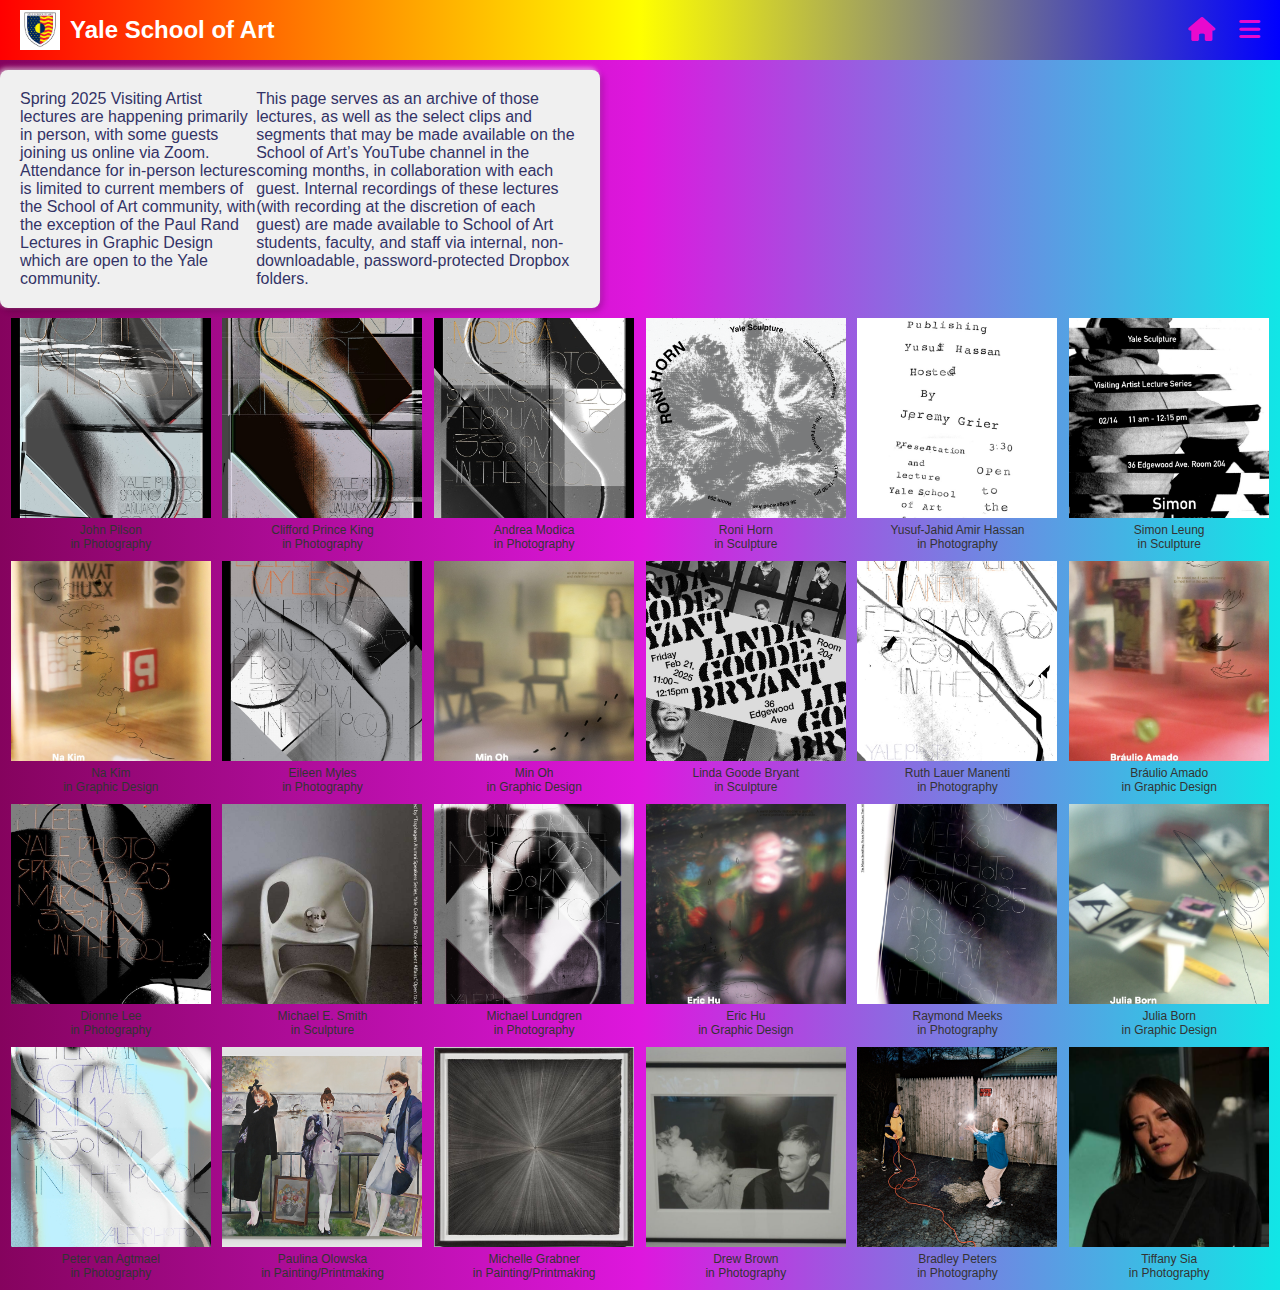
<file: Lecture/vals.html>
<!DOCTYPE html>
<html lang="en">
<head>
  <meta charset="UTF-8">
  <meta name="viewport" content="width=device-width, initial-scale=1">
  <title>Yale School of Art</title>
  <link rel="stylesheet" href="vals.css">
  <link rel="icon" href="https://upload.wikimedia.org/wikipedia/en/c/c7/Yale_School_of_Art.png" type="image/png">
  <!-- Iconos de Font Awesome -->
   <link rel="stylesheet" href="https://cdnjs.cloudflare.com/ajax/libs/font-awesome/6.5.0/css/all.min.css">
</head>
<body>

  <header class="header">
    <div class="header-left">
      <img src="images.png" alt="Logo" class="logo">
      <span class="title">Yale School of Art</span>
    </div>
    <div class="header-right">
      <a href="http://127.0.0.1:5500/indexhome.html" class="icon">
        <i class="fas fa-home"></i></a>
      <button id="menu-toggle" class="icon">
        <i class="fas fa-bars"></i></button>
    </div>
  </header>

  <nav id="side-menu" class="side-menu">
    <button class="close-btn" id="close-menu">&times;</button>
    <a href="/news/news.html">News</a>
    <a href="xd/eventos.html">Events</a>
    <a href="/Tfsdfsd/publicaciones.html">Publication</a> 
    <a href="https://yalemfathesis.viewingrooms.com/exhibitions/">Exhibition</a>
    <a href="https://admissions.yale.edu/contact-us">Admision</a>
    <a href="/About/indexabout.html">About School</a>
  </nav>
    <script>
    const toggleBtn = document.getElementById('menu-toggle');
    const closeBtn = document.getElementById('close-menu');
    const sideMenu = document.getElementById('side-menu');

    toggleBtn.onclick = () => sideMenu.classList.add('open');
    closeBtn.onclick = () => sideMenu.classList.remove('open');
  </script>
    <!--contenido principal-->

   <div class="lecture-box">
  <p>
    Spring 2025 Visiting Artist lectures are happening primarily in person, with some guests joining us online via Zoom. Attendance for in-person lectures is limited to current members of the School of Art community, with the exception of the Paul Rand Lectures in Graphic Design which are open to the Yale community.
  </p>
  <p>
    This page serves as an archive of those lectures, as well as the select clips and segments that may be made available on the School of Art’s YouTube channel in the coming months, in collaboration with each guest. Internal recordings of these lectures (with recording at the discretion of each guest) are made available to School of Art students, faculty, and staff via internal, non-downloadable, password-protected Dropbox folders.
  </p>
</div>
<div class="image-grid">
  <!-- Repite este bloque 24 veces -->
   <!--imagen1-->
  <div class="image-box">
    <a href="https://yaleschoolofart.eventcalendarapp.com/u/20062/355478" target="_blank"></a>
     <img src="imagenes/imagen1.jpg" alt="Descripción">
    <p>John Pilson <br>
         in Photography</p>
  </div>
  <!--imagen2-->
   <div class="image-box">
    <a href="https://yaleschoolofart.eventcalendarapp.com/u/20062/350964" target="_blank"></a>
    <img src="imagenes/imagen2.jpg" alt="Descripción">
    <p>Clifford Prince King<br>
         in Photography</p>
  </div>
  <!--imagen3-->
   <div class="image-box">
    <a href="https://yaleschoolofart.eventcalendarapp.com/u/20062/350966" target="_blank"></a>
        <img src="imagenes/iamgen3.jpg" alt="Descripción">
    <p>Andrea Modica<br>
         in Photography</p>
  </div>
    <!--imagen4-->
  <div class="image-box">
    <a href="https://yaleschoolofart.eventcalendarapp.com/u/20062/358442" target="_blank"></a>
    <img src="imagenes/imagen4.png" alt="Descripción">
    <p>Roni Horn <br>
        in Sculpture</p>
  </div>
    <!--imagen5-->
  <div class="image-box">
    <a href="https://yaleschoolofart.eventcalendarapp.com/u/20062/350968" target="_blank"></a>
    <img src="imagenes/imagen5.jpg" alt="Descripción">
    <p>Yusuf-Jahid Amir Hassan <br>
        in Photography</p>
  </div>
    <!--imagen6-->
  <div class="image-box">
    <a href="https://yaleschoolofart.eventcalendarapp.com/u/20062/350956" target="_blank"></a>
    <img src="imagenes/iamgen6.jpg" alt="Descripción">
    <p>Simon Leung <br>
        in Sculpture</p>
  </div>
    <!--imagen7-->
  <div class="image-box">
    <a href="https://yaleschoolofart.eventcalendarapp.com/u/20062/358444" target="_blank"></a>
    <img src="imagenes/iamgen7.jpg" alt="Descripción">
    <p>Na Kim <br>
        in Graphic Design</p>
  </div>
    <!--imagen8-->
  <div class="image-box">
    <a href="https://yaleschoolofart.eventcalendarapp.com/u/20062/350970" target="_blank"></a>
    <img src="imagenes/imagen8.png" alt="Descripción">
    <p>Eileen Myles <br>
        in Photography</p>
  </div>
    <!--imagen9-->
  <div class="image-box">
    <a href="https://yaleschoolofart.eventcalendarapp.com/u/20062/365415" target="_blank"></a>
    <img src="imagenes/iamgen9.jpg" alt="Descripción">
    <p>Min Oh <br>
        in Graphic Design</p>
  </div>
    <!--imagen10-->
  <div class="image-box">
    <a href="https://yaleschoolofart.eventcalendarapp.com/u/20062/350958" target="_blank"></a>
    <img src="imagenes/imagen10.png" alt="Descripción">
    <p>Linda Goode Bryant <br>
        in Sculpture</p>
  </div>
    <!--imagen11-->
  <div class="image-box">
    <a href="https://yaleschoolofart.eventcalendarapp.com/u/20062/350974" target="_blank"></a>
    <img src="imagenes/iamgen11.jpg" alt="Descripción">
    <p>Ruth Lauer Manenti<br>
         in Photography</p>
  </div>
    <!--imagen12-->
  <div class="image-box">
    <a href="https://yaleschoolofart.eventcalendarapp.com/u/20062/350998" target="_blank"></a>
    <img src="imagenes/imagen12.jpg" alt="Descripción">
    <p>Bráulio Amado <br>
        in Graphic Design</p>
  </div>
    <!--imagen13-->
  <div class="image-box">
    <a href="https://yaleschoolofart.eventcalendarapp.com/u/20062/350976" target="_blank"></a>
    <img src="imagenes/iamgen13.jpg" alt="Descripción">
    <p>Dionne Lee<br>
         in Photography</p>
  </div>
    <!--imagen14-->
  <div class="image-box">
    <a href="https://yaleschoolofart.eventcalendarapp.com/u/20062/365416" target="_blank"></a>
    <img src="imagenes/iamgen14.png" alt="Descripción">
    <p>Michael E. Smith<br>
         in Sculpture</p>
  </div>
    <!--imagen15-->
  <div class="image-box">
    <a href="https://yaleschoolofart.eventcalendarapp.com/u/20062/350977" target="_blank"></a>
    <img src="imagenes/iamgen15.jpg" alt="Descripción">
    <p>Michael Lundgren<br>
         in Photography</p>
  </div>
    <!--imagen16-->
  <div class="image-box">
    <a href="https://yaleschoolofart.eventcalendarapp.com/u/20062/350999" target="_blank"></a>
    <img src="imagenes/imagen16.jpg" alt="Descripción">
    <p>Eric Hu <br>
        in Graphic Design</p>
  </div>
    <!--imagen17-->
  <div class="image-box">
    <a href="https://yaleschoolofart.eventcalendarapp.com/u/20062/350979" target="_blank"></a>
    <img src="imagenes/imagen17.jpg" alt="Descripción">
    <p>Raymond Meeks <br>
        in Photography</p>
  </div>
    <!--imagen18-->
  <div class="image-box">
    <a href="https://yaleschoolofart.eventcalendarapp.com/u/20062/373265" target="_blank"></a>
    <img src="imagenes/imagen18.jpg" alt="Descripción">
    <p>Julia Born<br>
         in Graphic Design</p>
  </div>
    <!--imagen19-->
  <div class="image-box">
    <a href="https://yaleschoolofart.eventcalendarapp.com/u/20062/350982" target="_blank"></a>
    <img src="imagenes/imagen19.jpg" alt="Descripción">
    <p>Peter van Agtmael<br>
         in Photography</p>
  </div>
    <!--imagen20-->
  <div class="image-box">
    <a href="https://www.pacegallery.com/artists/paulina-olowska/" target="_blank"></a>
    <img src="imagenes/imagen20.png" alt="Descripción">
    <p>Paulina Olowska <br>
        in Painting/Printmaking</p>
  </div>
    <!--imagen21-->
  <div class="image-box">
    <a href="https://www.richardhellergallery.com/artists/michelle-grabner" target="_blank"></a>
    <img src="imagenes/imagen21.jpg" alt="Descripción">
    <p>Michelle Grabner <br>
        in Painting/Printmaking</p>
  </div>
    <!--imagen22-->
  <div class="image-box">
    <a href="https://drewbrown.myportfolio.com/" target="_blank"></a>
    <img src="imagenes/imagen22.jpg" alt="Descripción">
    <p>Drew Brown<br>
     in Photography</p>
  </div>
    <!--imagen23-->
  <div class="image-box">
    <a href="https://guides.library.yale.edu/c.php?g=1422524&p=10775120" target="_blank"></a>
    <img src="imagenes/imagen24.jpg" alt="Descripción"> 
    <p>Bradley Peters <br>
         in Photography</p>
  </div>
    <!--imagen24-->
  <div class="image-box">
    <a href="https://guides.library.yale.edu/c.php?g=1422524&p=10763837" target="_blank"></a>
    <img src="imagenes/imagen25.jpeg" alt="Descripción">
    <p>Tiffany Sia <br>
         in Photography</p>
  </div>

</div>
</body>
</html>
</file>
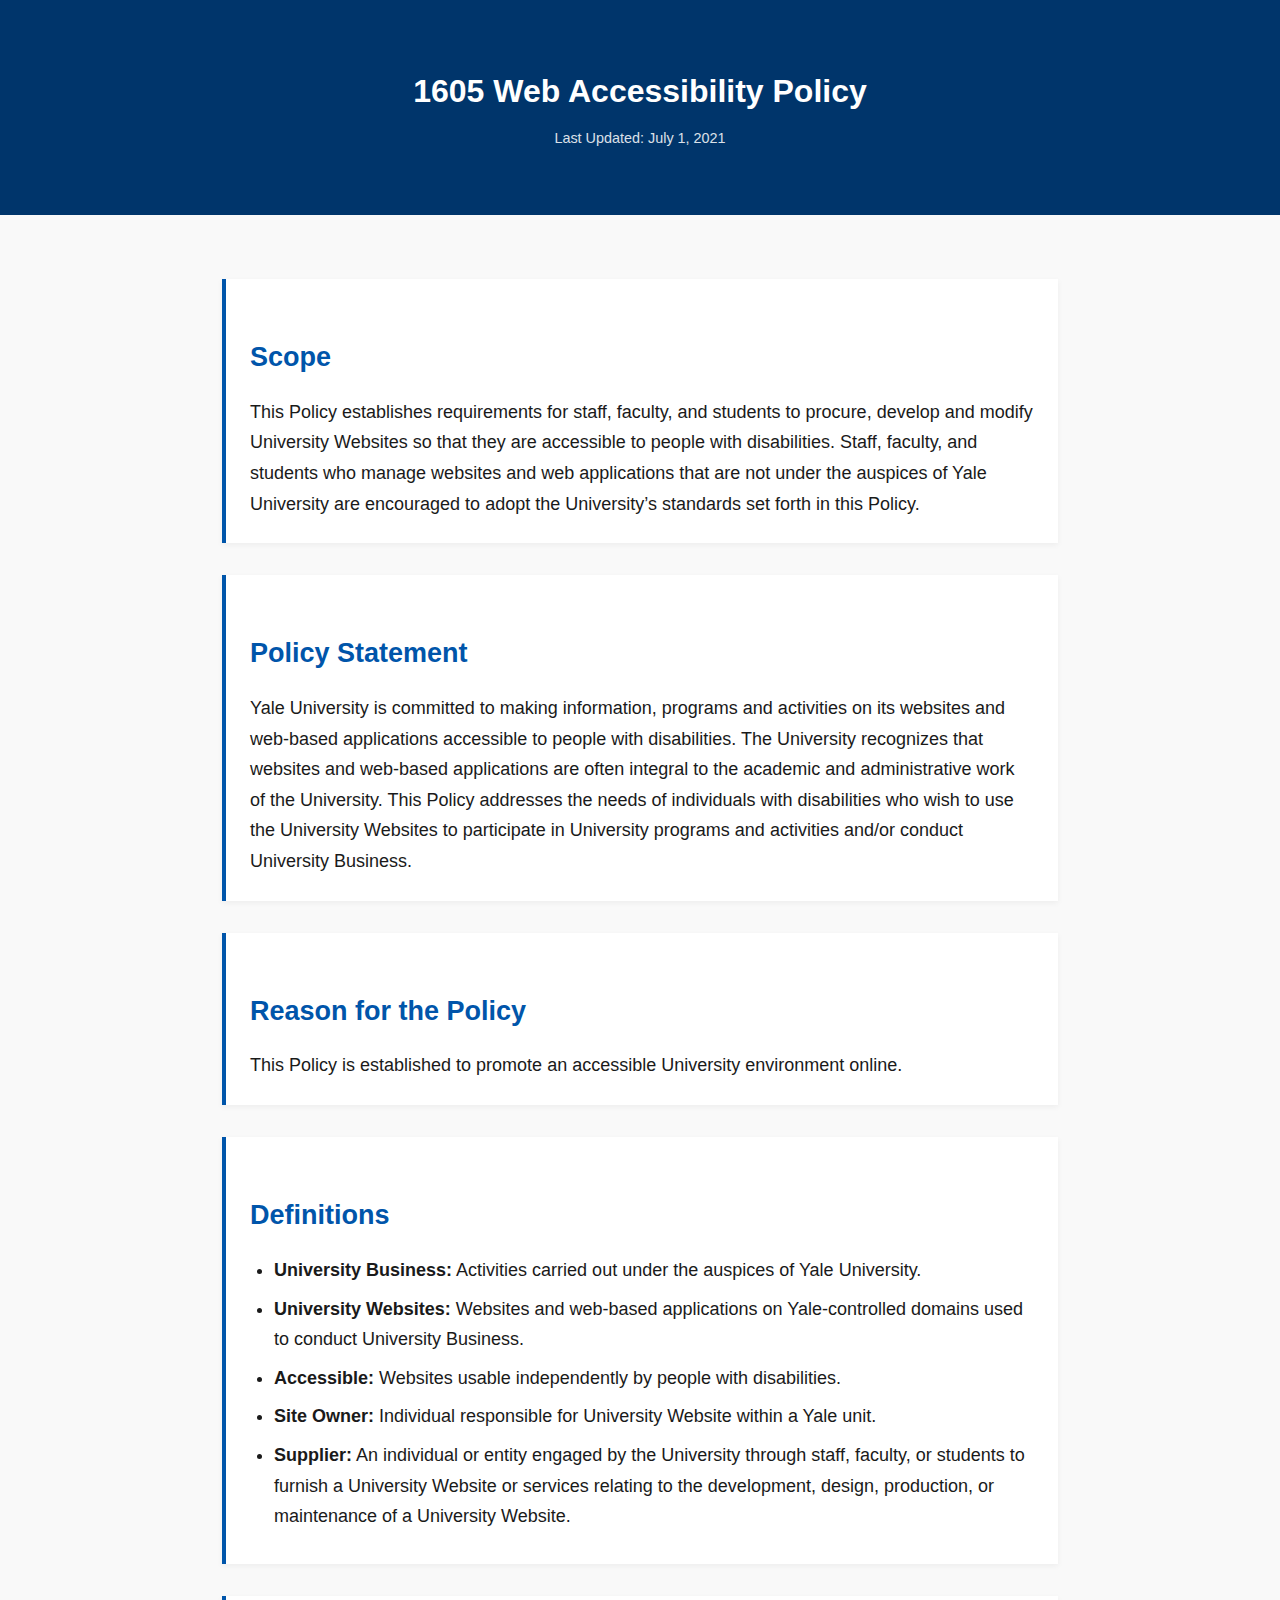
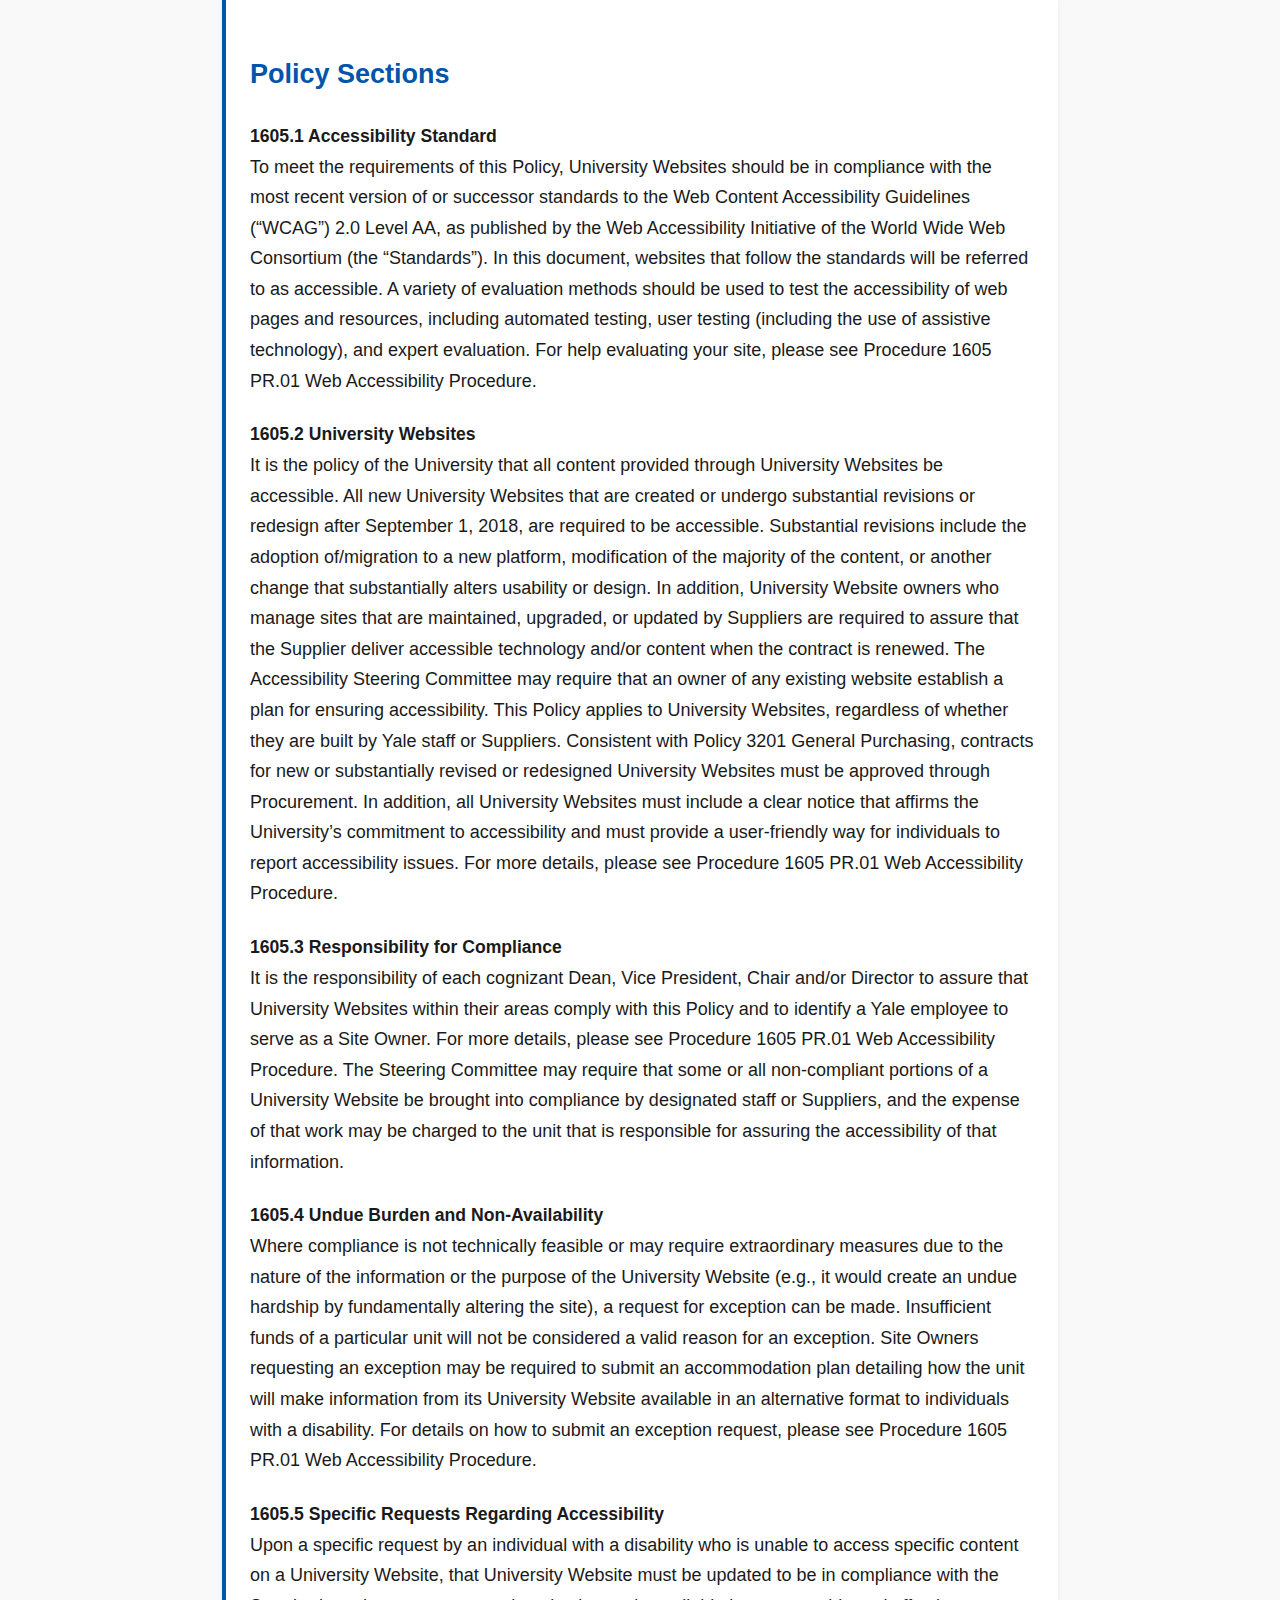
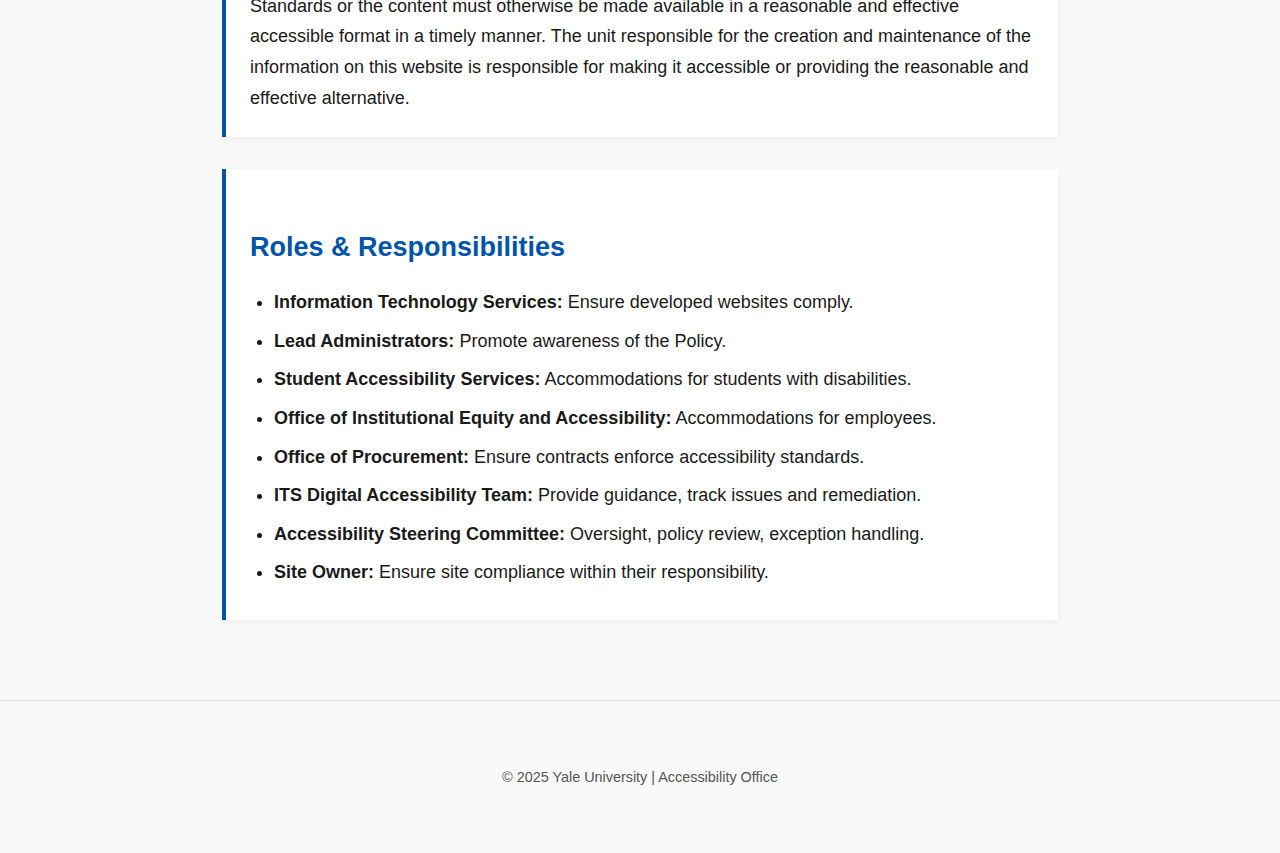
<file: prueba xd/accesibily.html>
<!DOCTYPE html>
<html lang="en">
<head>
  <meta charset="UTF-8">
  <meta name="viewport" content="width=device-width, initial-scale=1.0" />
  <title>1605 Web Accessibility Policy | Yale</title>
  <link rel="stylesheet" href="styles.css">
</head>
<body>
  <header class="header">
    <div class="container">
      <h1>1605 Web Accessibility Policy</h1>
      <p class="updated">Last Updated: July 1, 2021</p>
    </div>
  </header>

  <main class="container">
    <section class="policy-section">
      <h2>Scope</h2>
      <p>This Policy establishes requirements for staff, faculty, and students to procure, develop and modify University Websites so that they are accessible to people with disabilities.  Staff, faculty, and students who manage websites and web applications that are not under the auspices of Yale University are encouraged to adopt the University’s standards set forth in this Policy.</p>
    </section>

    <section class="policy-section">
      <h2>Policy Statement</h2>
      <p>Yale University is committed to making information, programs and activities on its websites and web-based applications accessible to people with disabilities.  The University recognizes that websites and web-based applications are often integral to the academic and administrative work of the University.  This Policy addresses the needs of individuals with disabilities who wish to use the University Websites to participate in University programs and activities and/or conduct University Business.</p>
    </section>

    <section class="policy-section">
      <h2>Reason for the Policy</h2>
      <p>This Policy is established to promote an accessible University environment online.</p>
    </section>

    <section class="policy-section">
      <h2>Definitions</h2>
      <ul>
        <li><strong>University Business:</strong> Activities carried out under the auspices of Yale University.</li>
        <li><strong>University Websites:</strong> Websites and web-based applications on Yale-controlled domains used to conduct University Business.</li>
        <li><strong>Accessible:</strong> Websites usable independently by people with disabilities.</li>
        <li><strong>Site Owner:</strong> Individual responsible for University Website within a Yale unit.</li>
        <li><strong>Supplier:</strong> An individual or entity engaged by the University through staff, faculty, or students to furnish a University Website or services relating to the development, design, production, or maintenance of a University Website.</li>
      </ul>
    </section>

    <section class="policy-section">
      <h2>Policy Sections</h2>

      <h3>1605.1 Accessibility Standard</h3>
      <p>To meet the requirements of this Policy, University Websites should be in compliance with the most recent version of or successor standards to the Web Content Accessibility Guidelines (“WCAG”) 2.0 Level AA, as published by the Web Accessibility Initiative of the World Wide Web Consortium (the “Standards”).  In this document, websites that follow the standards will be referred to as accessible.  A variety of evaluation methods should be used to test the accessibility of web pages and resources, including automated testing, user testing (including the use of assistive technology), and expert evaluation.  For help evaluating your site, please see Procedure 1605 PR.01 Web Accessibility Procedure.</p>

      <h3>1605.2 University Websites</h3>
      <p>It is the policy of the University that all content provided through University Websites be accessible. All new University Websites that are created or undergo substantial revisions or redesign after September 1, 2018, are required to be accessible.  Substantial revisions include the adoption of/migration to a new platform, modification of the majority of the content, or another change that substantially alters usability or design.  In addition, University Website owners who manage sites that are maintained, upgraded, or updated by Suppliers are required to assure that the Supplier deliver accessible technology and/or content when the contract is renewed.

The Accessibility Steering Committee may require that an owner of any existing website establish a plan for ensuring accessibility.

This Policy applies to University Websites, regardless of whether they are built by Yale staff or Suppliers.  Consistent with Policy 3201 General Purchasing, contracts for new or substantially revised or redesigned University Websites must be approved through Procurement.

In addition, all University Websites must include a clear notice that affirms the University’s commitment to accessibility and must provide a user-friendly way for individuals to report accessibility issues.  For more details, please see Procedure 1605 PR.01 Web Accessibility Procedure.</p>

      <h3>1605.3 Responsibility for Compliance</h3>
      <p>It is the responsibility of each cognizant Dean, Vice President, Chair and/or Director to assure that University Websites within their areas comply with this Policy and to identify a Yale employee to serve as a Site Owner.  For more details, please see Procedure 1605 PR.01 Web Accessibility Procedure.

The Steering Committee may require that some or all non-compliant portions of a University Website be brought into compliance by designated staff or Suppliers, and the expense of that work may be charged to the unit that is responsible for assuring the accessibility of that information.</p>

      <h3>1605.4 Undue Burden and Non-Availability</h3>
      <p>Where compliance is not technically feasible or may require extraordinary measures due to the nature of the information or the purpose of the University Website (e.g., it would create an undue hardship by fundamentally altering the site), a request for exception can be made.  Insufficient funds of a particular unit will not be considered a valid reason for an exception.  Site Owners requesting an exception may be required to submit an accommodation plan detailing how the unit will make information from its University Website available in an alternative format to individuals with a disability.  For details on how to submit an exception request, please see Procedure 1605 PR.01 Web Accessibility Procedure.</p>

      <h3>1605.5 Specific Requests Regarding Accessibility</h3>
      <p>Upon a specific request by an individual with a disability who is unable to access specific content on a University Website, that University Website must be updated to be in compliance with the Standards or the content must otherwise be made available in a reasonable and effective accessible format in a timely manner.  The unit responsible for the creation and maintenance of the information on this website is responsible for making it accessible or providing the reasonable and effective alternative.</p>
    </section>

    <section class="policy-section">
      <h2>Roles & Responsibilities</h2>
      <ul>
        <li><strong>Information Technology Services:</strong> Ensure developed websites comply.</li>
        <li><strong>Lead Administrators:</strong> Promote awareness of the Policy.</li>
        <li><strong>Student Accessibility Services:</strong> Accommodations for students with disabilities.</li>
        <li><strong>Office of Institutional Equity and Accessibility:</strong> Accommodations for employees.</li>
        <li><strong>Office of Procurement:</strong> Ensure contracts enforce accessibility standards.</li>
        <li><strong>ITS Digital Accessibility Team:</strong> Provide guidance, track issues and remediation.</li>
        <li><strong>Accessibility Steering Committee:</strong> Oversight, policy review, exception handling.</li>
        <li><strong>Site Owner:</strong> Ensure site compliance within their responsibility.</li>
      </ul>
    </section>
  </main>

  <footer class="footer">
    <div class="container">
      <p>&copy; 2025 Yale University | Accessibility Office</p>
    </div>
  </footer>
</body>
</html>
</file>
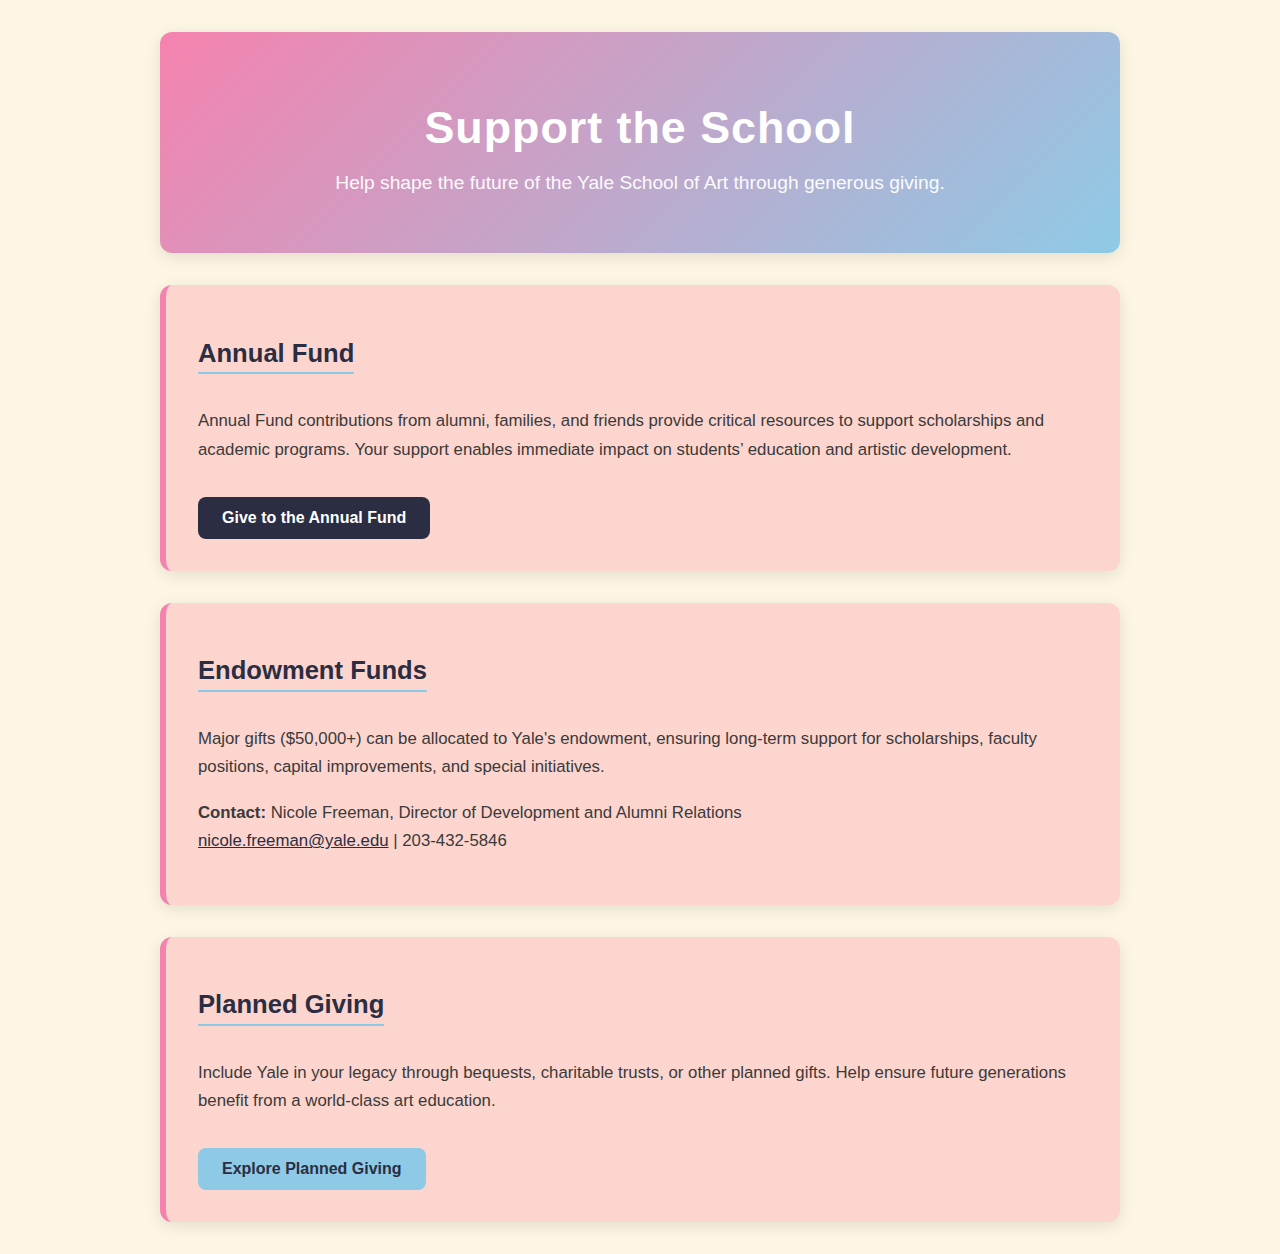
<file: prueba xd/supportheschoold.html>
<!DOCTYPE html>
<html lang="en">
<head>
  <meta charset="UTF-8" />
  <meta name="viewport" content="width=device-width, initial-scale=1.0" />
  <title>Support the School | Yale School of Art</title>
  <link rel="stylesheet" href="style.css">
</head>
<body>
  <main class="support-container">
    <header class="support-header">
      <h1>Support the School</h1>
      <p>Help shape the future of the Yale School of Art through generous giving.</p>
    </header>

    <section id="annual-fund" class="support-section">
      <h2>Annual Fund</h2>
      <p>Annual Fund contributions from alumni, families, and friends provide critical resources to support scholarships and academic programs. Your support enables immediate impact on students’ education and artistic development.</p>
      <a href="#" class="btn-primary">Give to the Annual Fund</a>
    </section>

    <section id="endowment-funds" class="support-section">
      <h2>Endowment Funds</h2>
      <p>Major gifts ($50,000+) can be allocated to Yale's endowment, ensuring long-term support for scholarships, faculty positions, capital improvements, and special initiatives.</p>
      <p><strong>Contact:</strong> Nicole Freeman, Director of Development and Alumni Relations<br>
      <a href="mailto:nicole.freeman@yale.edu">nicole.freeman@yale.edu</a> | 203‑432‑5846</p>
    </section>

    <section id="planned-giving" class="support-section">
      <h2>Planned Giving</h2>
      <p>Include Yale in your legacy through bequests, charitable trusts, or other planned gifts. Help ensure future generations benefit from a world-class art education.</p>
      <a href="#" class="btn-secondary">Explore Planned Giving</a>
    </section>
  </main>
</body>
</html>
</file>
<file: prueba xd/style.css>
:root {
  --color-bg: #fef6e4;
  --color-primary: #f582ae;
  --color-secondary: #fcd5ce;
  --color-accent: #8ecae6;
  --color-dark: #2b2d42;
  --color-text: #3a3a3a;
  --font-main: 'Helvetica Neue', sans-serif;
  --shadow: 0 4px 16px rgba(0, 0, 0, 0.1);
}

body {
  margin: 0;
  padding: 0;
  font-family: var(--font-main);
  background: var(--color-bg);
  color: var(--color-text);
}

.support-container {
  max-width: 960px;
  margin: 0 auto;
  padding: 2rem;
}

.support-header {
  background: linear-gradient(135deg, var(--color-primary), var(--color-accent));
  color: white;
  text-align: center;
  padding: 2.5rem 1rem;
  border-radius: 12px;
  box-shadow: var(--shadow);
}

.support-header h1 {
  font-size: 2.8rem;
  margin-bottom: 0.5rem;
  letter-spacing: 1px;
}

.support-header p {
  font-size: 1.2rem;
  opacity: 0.95;
}

.support-section {
  background: var(--color-secondary);
  margin-top: 2rem;
  padding: 2rem;
  border-radius: 12px;
  border-left: 6px solid var(--color-primary);
  box-shadow: var(--shadow);
  transition: transform 0.3s ease;
}

.support-section:hover {
  transform: translateY(-5px);
}

.support-section h2 {
  color: var(--color-dark);
  margin-bottom: 1rem;
  font-size: 1.6rem;
  border-bottom: 2px solid var(--color-accent);
  display: inline-block;
  padding-bottom: 0.3rem;
}

.support-section p {
  line-height: 1.7;
  font-size: 1.05rem;
}

.btn-primary,
.btn-secondary {
  display: inline-block;
  margin-top: 1rem;
  padding: 0.75rem 1.5rem;
  border-radius: 8px;
  font-size: 1rem;
  font-weight: bold;
  cursor: pointer;
  text-decoration: none;
  transition: background 0.3s ease, transform 0.2s ease;
}

.btn-primary {
  background-color: var(--color-dark);
  color: white;
}

.btn-secondary {
  background-color: var(--color-accent);
  color: var(--color-dark);
}

.btn-primary:hover,
.btn-secondary:hover {
  transform: scale(1.05);
  background-color: #222;
  color: white;
}

a {
  color: var(--color-dark);
  text-decoration: underline;
}

a:hover {
  color: var(--color-primary);
}

@media (max-width: 600px) {
  .support-header h1 {
    font-size: 2rem;
  }

  .btn-primary,
  .btn-secondary {
    width: 100%;
    text-align: center;
  }
}
</file>
<file: Lecture/vals.css>
/* General reset */
* {
  margin: 0;
  padding: 0;
  box-sizing: border-box;
}

body {
  margin: 0;
  padding: 0;
  font-family: Arial, sans-serif;
  background: line-gradient(to right, #85035e, #de176d, #11e6e6);
  background-size: cover;       /* Que cubra todo el fondo */
  background-position: center;  /* Centrada */
  background-repeat: no-repeat; /* Que no se repita */
  background-attachment: fixed; /* Fondo fijo al hacer scroll */
  height: 100vh;                /* O toda la página si quieres */
  color: white;
}
@keyframes sweep {
   0% {
  background-position: left center;
  }
   100% {
  background-position: right center;
  }
}

body {
  font-family: Arial, sans-serif;
}
.content-box {
  background: linear-gradient(to right, #85035e, #de176d, #11e6e6);
}
/* Header styles */
.header {
  width: 100%;
  display: flex;
  justify-content: space-between;
  align-items: center;
  padding: 10px 20px;
  background: linear-gradient(to right, red, yellow, blue);
  color: white;
  position: static;
}

.header-left {
  display: flex;
  align-items: center;
}

.logo {
  height: 40px;
  margin-right: 10px;
}

.title {
  font-size: 1.5rem;
  font-weight: bold;
}

.header-right .icon {
  color: rgb(232, 9, 206);
  font-size: 1.5rem;
  margin-left: 20px;
  text-decoration: none;
  cursor: pointer;
  background: none;
  border: none;
}

/* Side menu styles */
.side-menu {
  position: fixed;
  top: 0;
  right: -250px;
  width: 250px;
  height: 100%;
  background-color: #85035e;
  color: white;
  display: flex;
  flex-direction: column;
  padding-top: 60px;
  transition: right 0.3s ease-in-out;
  z-index: 1000;
}

.side-menu.open {
  right: 0;
}

.side-menu .close-btn {
  position: absolute;
  top: 10px;
  left: 10px;
  background: none;
  color: rgb(15, 1, 1);
  font-size: 2rem;
  border: none;
  cursor: pointer;
}

.side-menu a {
  padding: 15px 20px;
  text-decoration: none;
  color: rgb(255, 255, 255);
  border-bottom: 1px solid #444;
  transition: background 0.2s;
}

.side-menu a:hover {
  background-color: #555;
}
body {
  margin: 0;
  font-family: Arial, sans-serif;
   background: linear-gradient(to right, #85035e, #de17de, #11e6e6);
}

/*contenido principal*/
.lecture-box {
  margin-top: 10px; /* separación con la caja anterior */
  background-color: #f0f0f0; /* fondo claro */
  padding: 20px;
  border-radius: 8px;
  box-shadow: 3px 3px 6px rgba(0, 0, 0, 0.2), -2px -2px 5px rgba(255, 255, 255, 0.6); /* relieve */
  width: 100%;
  max-width: 600px;
  color: #333366; /* color de texto: azul oscuro */
  font-family: Arial, sans-serif;
  font-size: 16px;
  display: flex;
  justify-content: center;

}

.image-grid {
  display: grid;
  grid-template-columns: repeat(6, 1fr);
  gap: 10px;
  padding: 10px;
}

.image-box {
  text-align: center;
}

.image-box img {
  width: 200px;
  height: 200px;
  object-fit: cover;
  display: block;
  margin: 0 auto;
}

.image-box p {
  font-size: 12px;
  margin-top: 5px;
  color: #333;
}

a {
  text-decoration: none;
  color: inherit;
}
</file>
<file: prueba xd/styles.css>
/* ==== Reset básico ==== */
* {
  margin: 0;
  padding: 0;
  box-sizing: border-box;
}

/* ==== Variables CSS ==== */
:root {
  --color-bg: #f9f9f9;
  --color-text: #1a1a1a;
  --color-primary: #00356b;
  --color-accent: #0055aa;
  --color-white: #ffffff;
  --color-gray: #555;
  --font-main: 'Segoe UI', sans-serif;
}

/* ==== Base global ==== */
body {
  font-family: var(--font-main);
  background-color: var(--color-bg);
  color: var(--color-text);
  font-size: 18px;
  line-height: 1.7;
  padding: 0;
  margin: 0;
}

/* ==== Contenedor central ==== */
.container {
  max-width: 900px;
  margin: 0 auto;
  padding: 2rem;
}

/* ==== Header ==== */
header {
  background-color: var(--color-primary);
  color: var(--color-white);
  padding: 2rem;
  text-align: center;
}

header h1 {
  font-size: 2rem;
  margin-bottom: 0.5rem;
}

header p {
  font-size: 0.9rem;
  opacity: 0.85;
}

/* ==== Títulos ==== */
h2 {
  color: var(--color-accent);
  margin-top: 2rem;
  margin-bottom: 1rem;
}

h3 {
  color: var(--color-text);
  margin-top: 1.5rem;
  font-size: 1.1rem;
}

/* ==== Secciones ==== */
section {
  background-color: var(--color-white);
  padding: 1.5rem;
  margin-top: 2rem;
  border-left: 4px solid var(--color-accent);
  box-shadow: 0 2px 6px rgba(0, 0, 0, 0.05);
}

/* ==== Listas ==== */
ul {
  padding-left: 1.5rem;
  margin-top: 0.5rem;
}

ul li {
  margin-bottom: 0.5rem;
}

/* ==== Enlaces ==== */
a {
  color: var(--color-accent);
  text-decoration: none;
}

a:hover,
a:focus {
  text-decoration: underline;
  outline: none;
}

/* ==== Footer ==== */
footer {
  text-align: center;
  font-size: 0.9rem;
  color: var(--color-gray);
  padding: 2rem;
  margin-top: 3rem;
  border-top: 1px solid #ddd;
}
</file>
